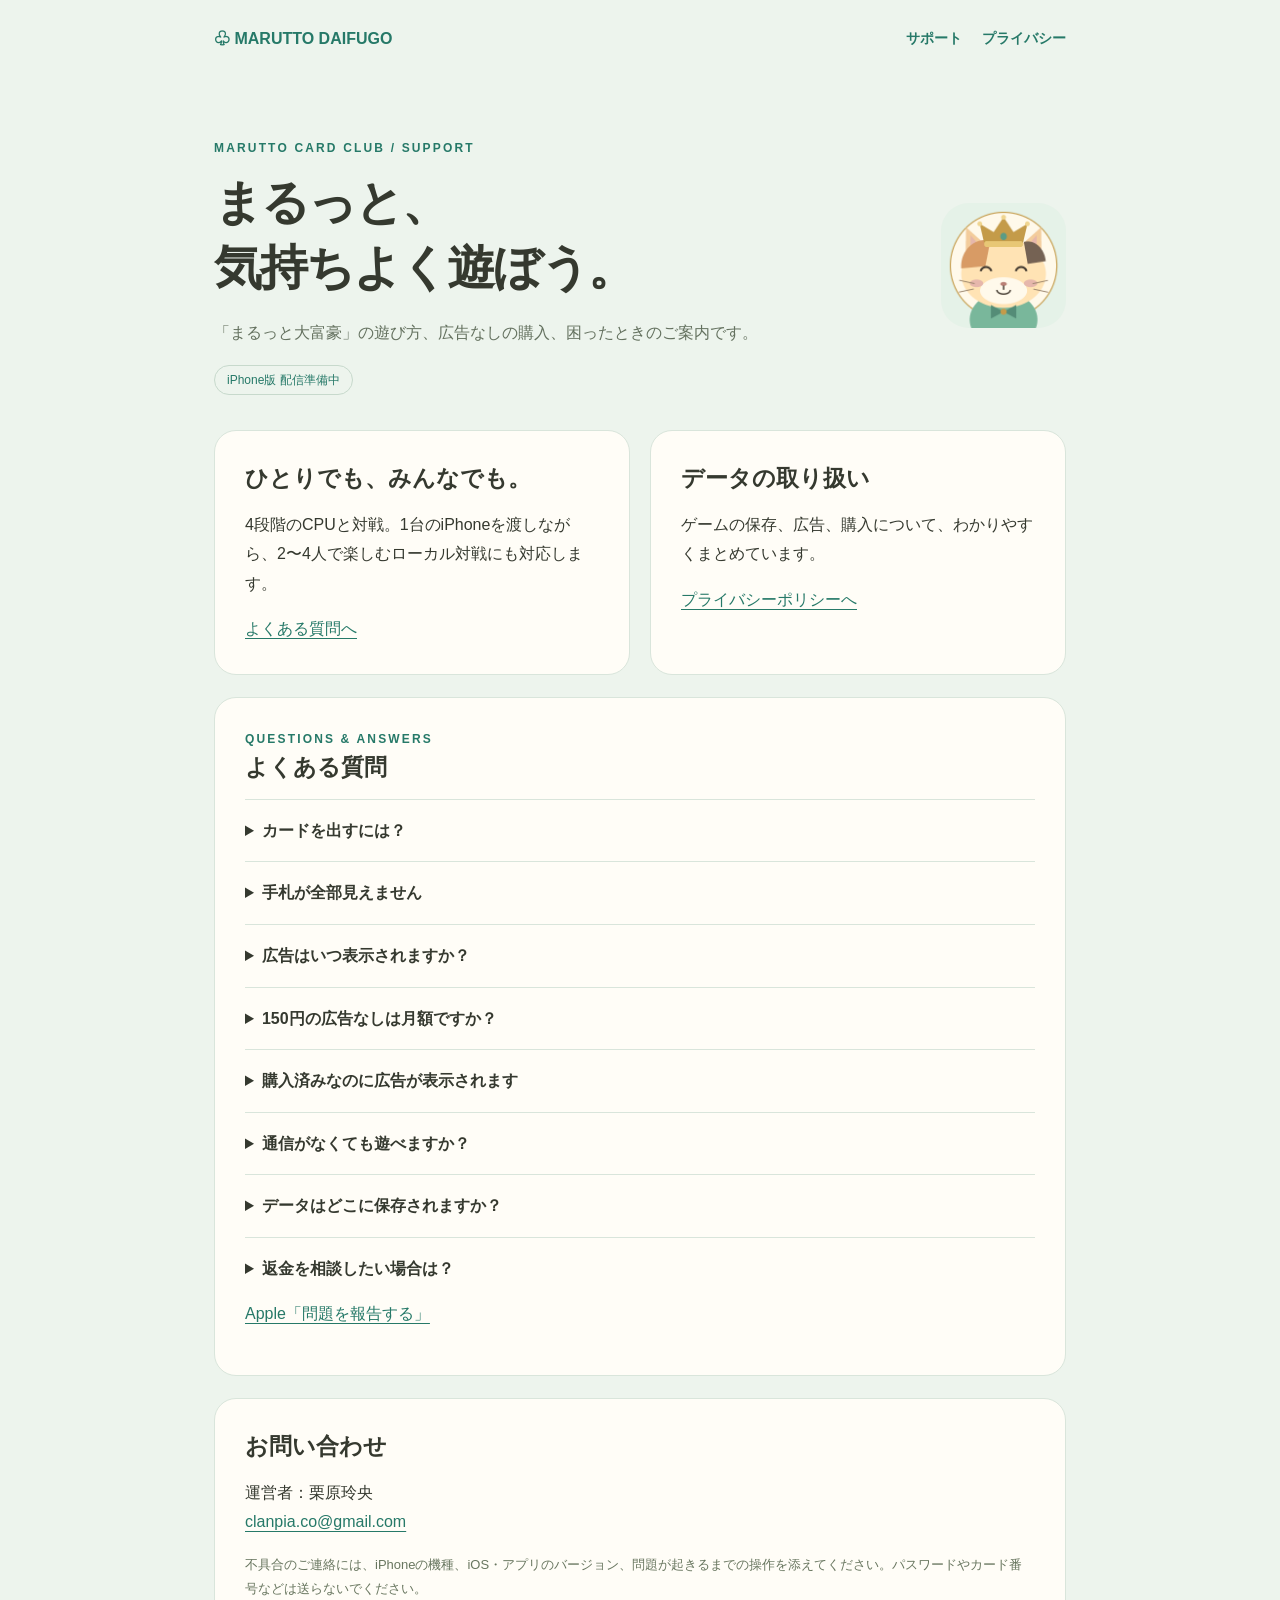
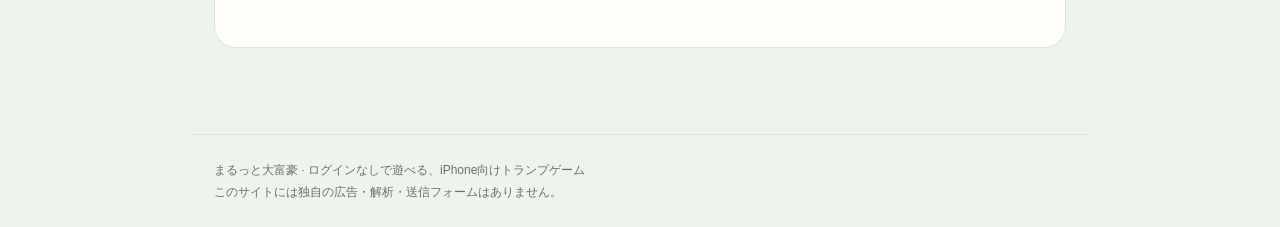
<file: index.html>
<!doctype html>
<html lang="ja"><head><meta charset="utf-8"><meta name="viewport" content="width=device-width,initial-scale=1">
<title>サポート | まるっと大富豪</title><meta name="description" content="まるっと大富豪の遊び方、広告なし購入・復元、よくある質問、お問い合わせ。">
<meta name="theme-color" content="#267968"><link rel="icon" href="icon.png"><link rel="stylesheet" href="style.css"></head>
<body><header><a href="./">♧ MARUTTO DAIFUGO</a><nav aria-label="ページ"><a href="./">サポート</a><a href="privacy.html">プライバシー</a></nav></header>
<main><section class="hero"><div><div class="eyebrow">MARUTTO CARD CLUB / SUPPORT</div><h1>まるっと、<br>気持ちよく遊ぼう。</h1><p class="sub">「まるっと大富豪」の遊び方、広告なしの購入、困ったときのご案内です。</p><span class="badge">iPhone版 配信準備中</span></div><img src="icon.png" alt="王冠をかぶった猫のアプリアイコン"></section>
<div class="grid"><section class="card"><h2>ひとりでも、みんなでも。</h2><p>4段階のCPUと対戦。1台のiPhoneを渡しながら、2〜4人で楽しむローカル対戦にも対応します。</p><a href="#faq">よくある質問へ</a></section><section class="card"><h2>データの取り扱い</h2><p>ゲームの保存、広告、購入について、わかりやすくまとめています。</p><a href="privacy.html">プライバシーポリシーへ</a></section></div>
<section class="card" id="faq"><div class="eyebrow">QUESTIONS & ANSWERS</div><h2>よくある質問</h2><details><summary>カードを出すには？</summary><p>手札をタップして選び、「出す」を押します。出せるカードがわからないときは「ヒント」、見送るときは「パス」を使ってください。複数枚は同じ数字や、設定で有効にした階段などの条件を満たす必要があります。</p></details><details><summary>手札が全部見えません</summary><p>手札を左右にスワイプしてください。左右ボタンとスクロールバーでも移動できます。PC体験版ではカードの上でマウスホイールを回すか、左ボタンを押しながらドラッグします。</p></details><details><summary>広告はいつ表示されますか？</summary><p>バナーはホーム・戦績・結果の下部に表示します。全画面広告は3ラウンド終了ごとに、結果から次のラウンドやホームへ進む区切りで表示します。通信状況や広告の在庫により表示されないことがあります。</p></details><details><summary>150円の広告なしは月額ですか？</summary><p>1回だけ購入する買い切りです。バナーと全画面広告をまとめて非表示にします。日本の販売価格は150円を予定しています。購入時にAppleの確認画面で実際の価格をご確認ください。</p></details><details><summary>購入済みなのに広告が表示されます</summary><p>購入時と同じApple Accountを使い、インターネットに接続してアプリの設定で「購入を復元」を押してください。承認待ちの購入は承認完了後に適用されます。繰り返し購入する前に購入状況をご確認ください。</p></details><details><summary>通信がなくても遊べますか？</summary><p>CPU対戦と、1台のiPhoneを交代で使うローカル対戦はオフラインで遊べます。広告の読み込み、購入・復元などには通信が必要です。オンライン対戦には対応していません。</p></details><details><summary>データはどこに保存されますか？</summary><p>設定・途中の対戦・戦績は端末内に保存します。アプリ削除により失われる場合があります。アプリ独自のクラウド同期はありません。ブラウザー体験版とiPhone版のゲームデータは共有されません。</p></details><details><summary>返金を相談したい場合は？</summary><p>App内課金の支払いと返金はAppleが管理します。Appleの「問題を報告する」から確認できます。運営者が直接返金を実行する仕組みはありません。</p></details><p><a href="https://reportaproblem.apple.com/" rel="noreferrer">Apple「問題を報告する」</a></p></section><section class="card" id="contact"><h2>お問い合わせ</h2><p id="contact-details">運営者：栗原玲央<br><a href="mailto:clanpia.co@gmail.com">clanpia.co@gmail.com</a></p><p class="note">不具合のご連絡には、iPhoneの機種、iOS・アプリのバージョン、問題が起きるまでの操作を添えてください。パスワードやカード番号などは送らないでください。</p></section></main><footer>まるっと大富豪 · ログインなしで遊べる、iPhone向けトランプゲーム<br>このサイトには独自の広告・解析・送信フォームはありません。</footer><script src="contact.js?v=20261102" defer></script></body></html>
</file>
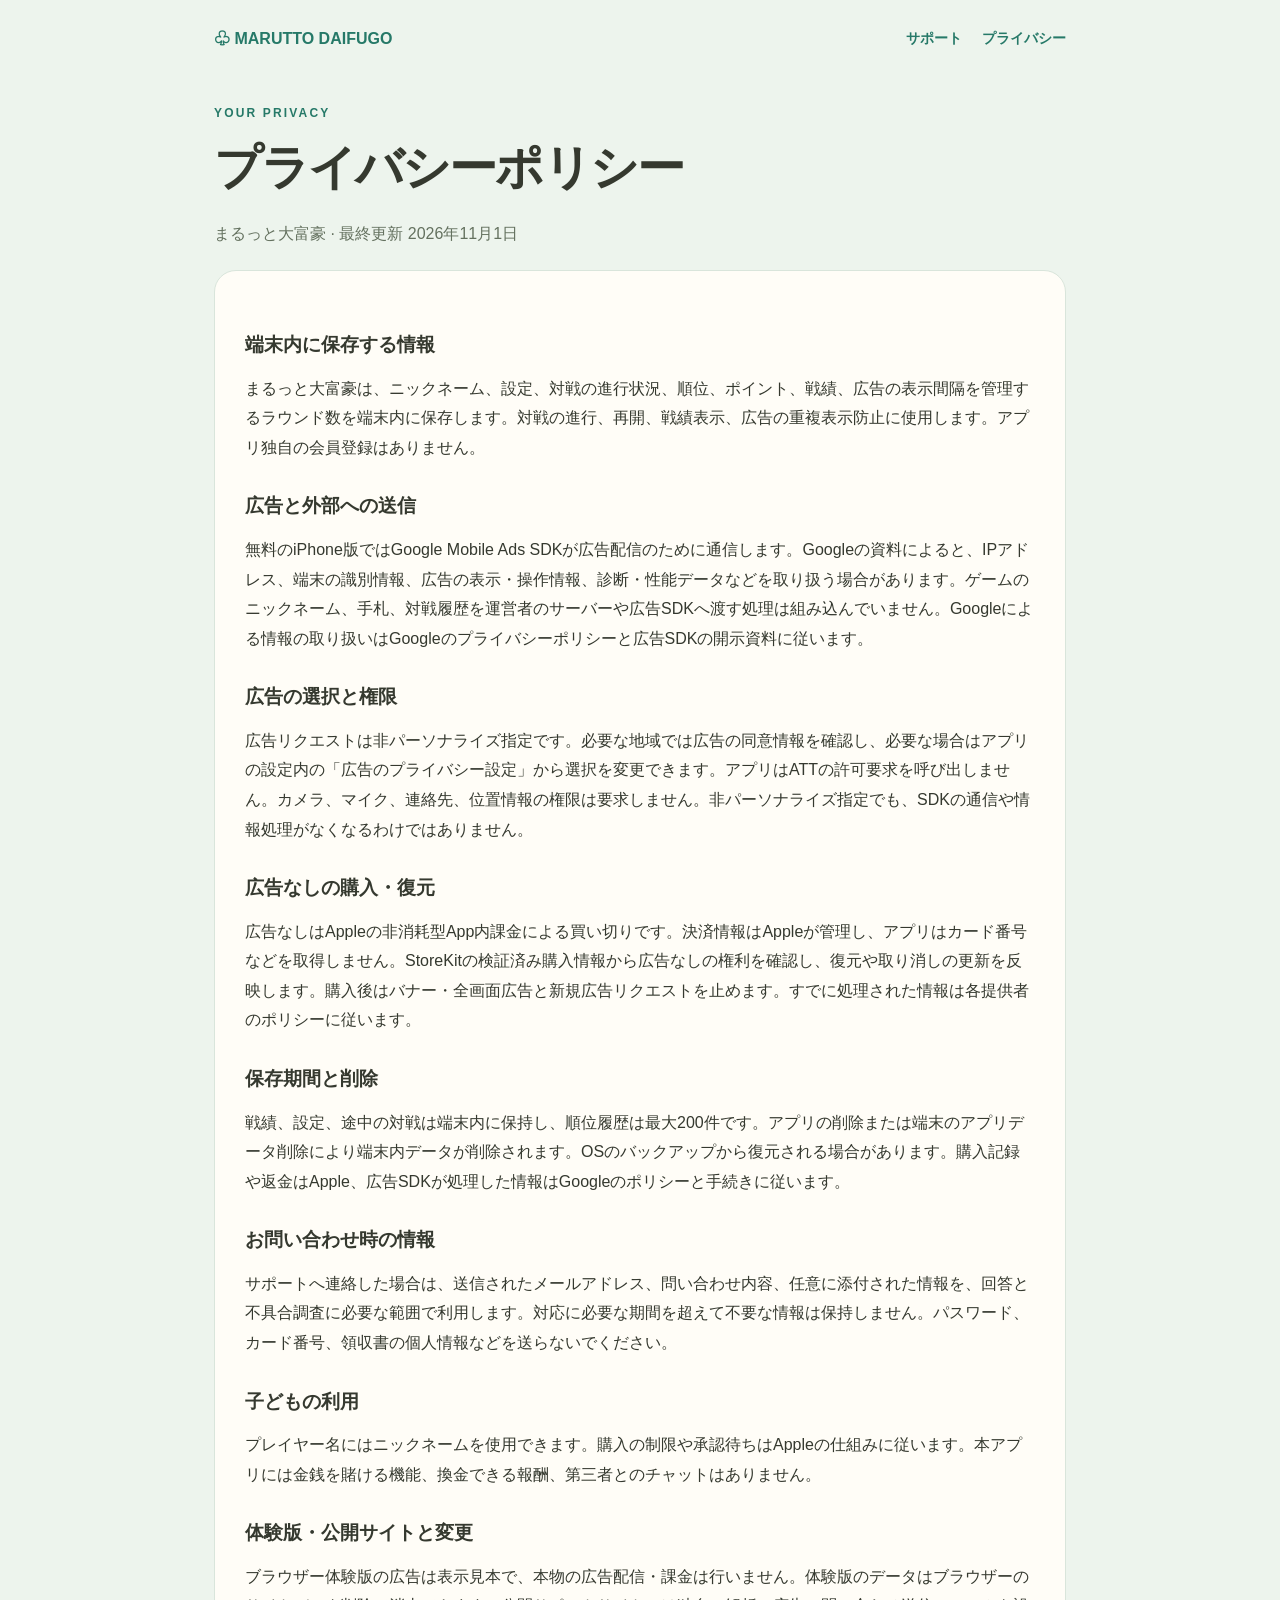
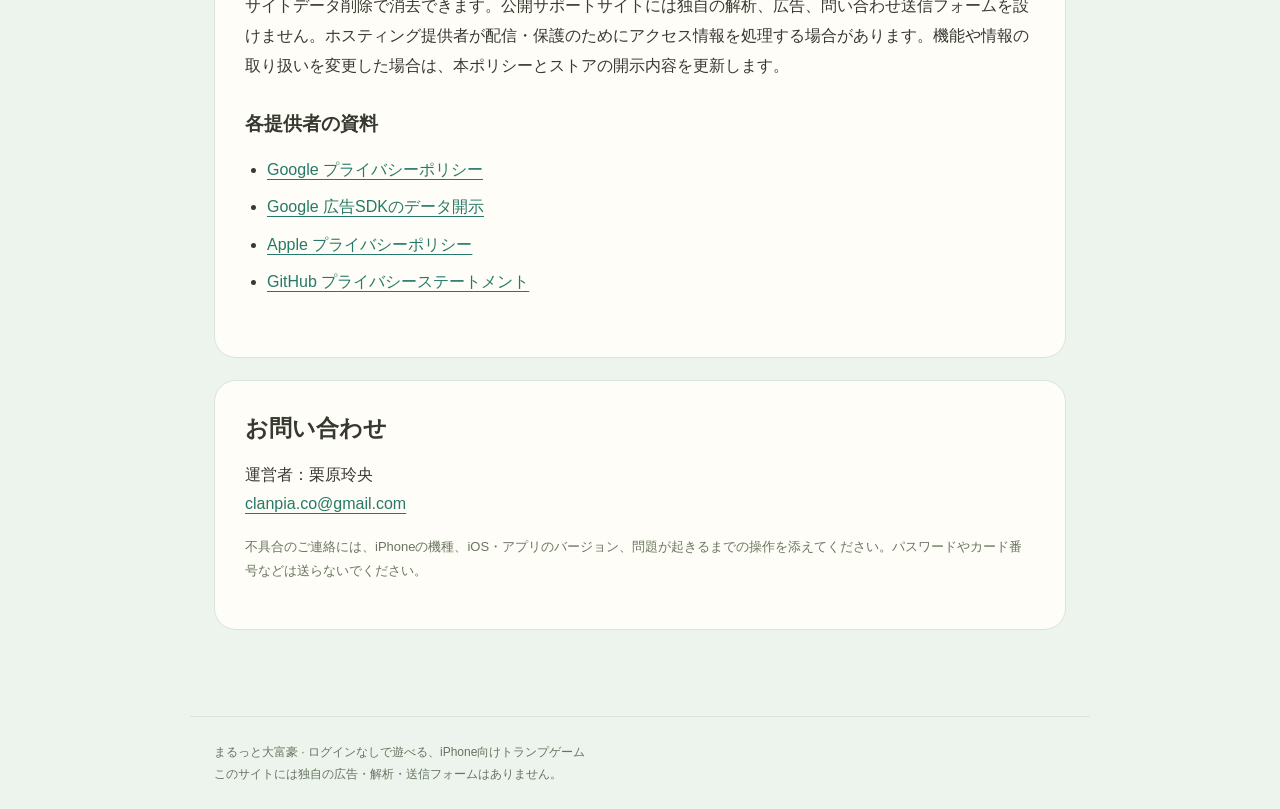
<file: privacy.html>
<!doctype html>
<html lang="ja"><head><meta charset="utf-8"><meta name="viewport" content="width=device-width,initial-scale=1">
<title>プライバシーポリシー | まるっと大富豪</title><meta name="description" content="まるっと大富豪の保存データ、広告、購入、個人情報の取り扱いについて。">
<meta name="theme-color" content="#267968"><link rel="icon" href="icon.png"><link rel="stylesheet" href="style.css"></head>
<body><header><a href="./">♧ MARUTTO DAIFUGO</a><nav aria-label="ページ"><a href="./">サポート</a><a href="privacy.html">プライバシー</a></nav></header>
<main><div class="eyebrow">YOUR PRIVACY</div><h1>プライバシーポリシー</h1><p class="sub">まるっと大富豪 · 最終更新 2026年11月1日</p><article class="card legal"><section><h2>端末内に保存する情報</h2><p>まるっと大富豪は、ニックネーム、設定、対戦の進行状況、順位、ポイント、戦績、広告の表示間隔を管理するラウンド数を端末内に保存します。対戦の進行、再開、戦績表示、広告の重複表示防止に使用します。アプリ独自の会員登録はありません。</p></section><section><h2>広告と外部への送信</h2><p>無料のiPhone版ではGoogle Mobile Ads SDKが広告配信のために通信します。Googleの資料によると、IPアドレス、端末の識別情報、広告の表示・操作情報、診断・性能データなどを取り扱う場合があります。ゲームのニックネーム、手札、対戦履歴を運営者のサーバーや広告SDKへ渡す処理は組み込んでいません。Googleによる情報の取り扱いはGoogleのプライバシーポリシーと広告SDKの開示資料に従います。</p></section><section><h2>広告の選択と権限</h2><p>広告リクエストは非パーソナライズ指定です。必要な地域では広告の同意情報を確認し、必要な場合はアプリの設定内の「広告のプライバシー設定」から選択を変更できます。アプリはATTの許可要求を呼び出しません。カメラ、マイク、連絡先、位置情報の権限は要求しません。非パーソナライズ指定でも、SDKの通信や情報処理がなくなるわけではありません。</p></section><section><h2>広告なしの購入・復元</h2><p>広告なしはAppleの非消耗型App内課金による買い切りです。決済情報はAppleが管理し、アプリはカード番号などを取得しません。StoreKitの検証済み購入情報から広告なしの権利を確認し、復元や取り消しの更新を反映します。購入後はバナー・全画面広告と新規広告リクエストを止めます。すでに処理された情報は各提供者のポリシーに従います。</p></section><section><h2>保存期間と削除</h2><p>戦績、設定、途中の対戦は端末内に保持し、順位履歴は最大200件です。アプリの削除または端末のアプリデータ削除により端末内データが削除されます。OSのバックアップから復元される場合があります。購入記録や返金はApple、広告SDKが処理した情報はGoogleのポリシーと手続きに従います。</p></section><section><h2>お問い合わせ時の情報</h2><p>サポートへ連絡した場合は、送信されたメールアドレス、問い合わせ内容、任意に添付された情報を、回答と不具合調査に必要な範囲で利用します。対応に必要な期間を超えて不要な情報は保持しません。パスワード、カード番号、領収書の個人情報などを送らないでください。</p></section><section><h2>子どもの利用</h2><p>プレイヤー名にはニックネームを使用できます。購入の制限や承認待ちはAppleの仕組みに従います。本アプリには金銭を賭ける機能、換金できる報酬、第三者とのチャットはありません。</p></section><section><h2>体験版・公開サイトと変更</h2><p>ブラウザー体験版の広告は表示見本で、本物の広告配信・課金は行いません。体験版のデータはブラウザーのサイトデータ削除で消去できます。公開サポートサイトには独自の解析、広告、問い合わせ送信フォームを設けません。ホスティング提供者が配信・保護のためにアクセス情報を処理する場合があります。機能や情報の取り扱いを変更した場合は、本ポリシーとストアの開示内容を更新します。</p></section><section><h2>各提供者の資料</h2><ul><li><a href="https://policies.google.com/privacy" rel="noreferrer">Google プライバシーポリシー</a></li><li><a href="https://developers.google.com/admob/ios/privacy/data-disclosure" rel="noreferrer">Google 広告SDKのデータ開示</a></li><li><a href="https://www.apple.com/legal/privacy/jp/" rel="noreferrer">Apple プライバシーポリシー</a></li><li><a href="https://docs.github.com/ja/site-policy/privacy-policies/github-general-privacy-statement" rel="noreferrer">GitHub プライバシーステートメント</a></li></ul></section></article><section class="card" id="contact"><h2>お問い合わせ</h2><p id="contact-details">運営者：栗原玲央<br><a href="mailto:clanpia.co@gmail.com">clanpia.co@gmail.com</a></p><p class="note">不具合のご連絡には、iPhoneの機種、iOS・アプリのバージョン、問題が起きるまでの操作を添えてください。パスワードやカード番号などは送らないでください。</p></section></main><footer>まるっと大富豪 · ログインなしで遊べる、iPhone向けトランプゲーム<br>このサイトには独自の広告・解析・送信フォームはありません。</footer><script src="contact.js?v=20261102" defer></script></body></html>
</file>
<file: style.css>
:root{color-scheme:light;--ink:#35392f;--green:#267968;--paper:#fffdf7;--line:#d9e5db}
*{box-sizing:border-box}body{margin:0;background:#edf4ed;color:var(--ink);font:16px/1.85 -apple-system,BlinkMacSystemFont,"Noto Sans",sans-serif}a{color:var(--green);text-underline-offset:4px}a:focus-visible,summary:focus-visible{outline:3px solid #b68b35;outline-offset:5px}header,main,footer{max-width:900px;margin:auto;padding:24px}header{display:flex;align-items:center;justify-content:space-between;gap:18px}header a{text-decoration:none;font-weight:750}nav{display:flex;gap:20px;font-size:14px}.eyebrow{font-size:12px;letter-spacing:.18em;color:var(--green);font-weight:bold}h1{font-size:clamp(30px,6vw,48px);line-height:1.35;letter-spacing:-.04em;margin:12px 0 18px}h2{font-size:23px;line-height:1.5;margin:0 0 14px}p{margin:0 0 16px}.hero{display:grid;grid-template-columns:1fr 125px;gap:28px;align-items:center;padding:35px 0}.hero img{width:125px;border-radius:28px}.sub{color:#64715f;max-width:620px}.badge{display:inline-block;font-size:12px;border:1px solid #c7d9cc;border-radius:999px;padding:3px 12px;color:var(--green)}.card{background:var(--paper);border:1px solid var(--line);border-radius:22px;padding:30px;margin:22px 0}.grid{display:grid;grid-template-columns:1fr 1fr;gap:20px}.grid .card{margin:0}.button{display:inline-block;padding:10px 22px;border-radius:12px;background:var(--green);color:white;text-decoration:none;font-weight:bold}details{padding:18px 0;border-top:1px solid var(--line)}summary{cursor:pointer;font-weight:650;line-height:1.6}details p{margin:12px 0 0;color:#58624f}footer{font-size:12px;color:#66745f;border-top:1px solid var(--line);margin-top:40px}.legal section{margin:30px 0}.legal h2{font-size:19px}.legal p{white-space:pre-line}.note{font-size:13px;color:#68765f}ul{padding-left:22px}li{margin:8px 0}@media(max-width:600px){header,main,footer{padding:20px}header{align-items:flex-start;flex-direction:column;gap:6px}.hero{grid-template-columns:1fr 75px;gap:14px;padding:22px 0}.hero img{width:75px;border-radius:20px}.card{padding:23px}.grid{grid-template-columns:1fr}nav{gap:16px}}
</file>
